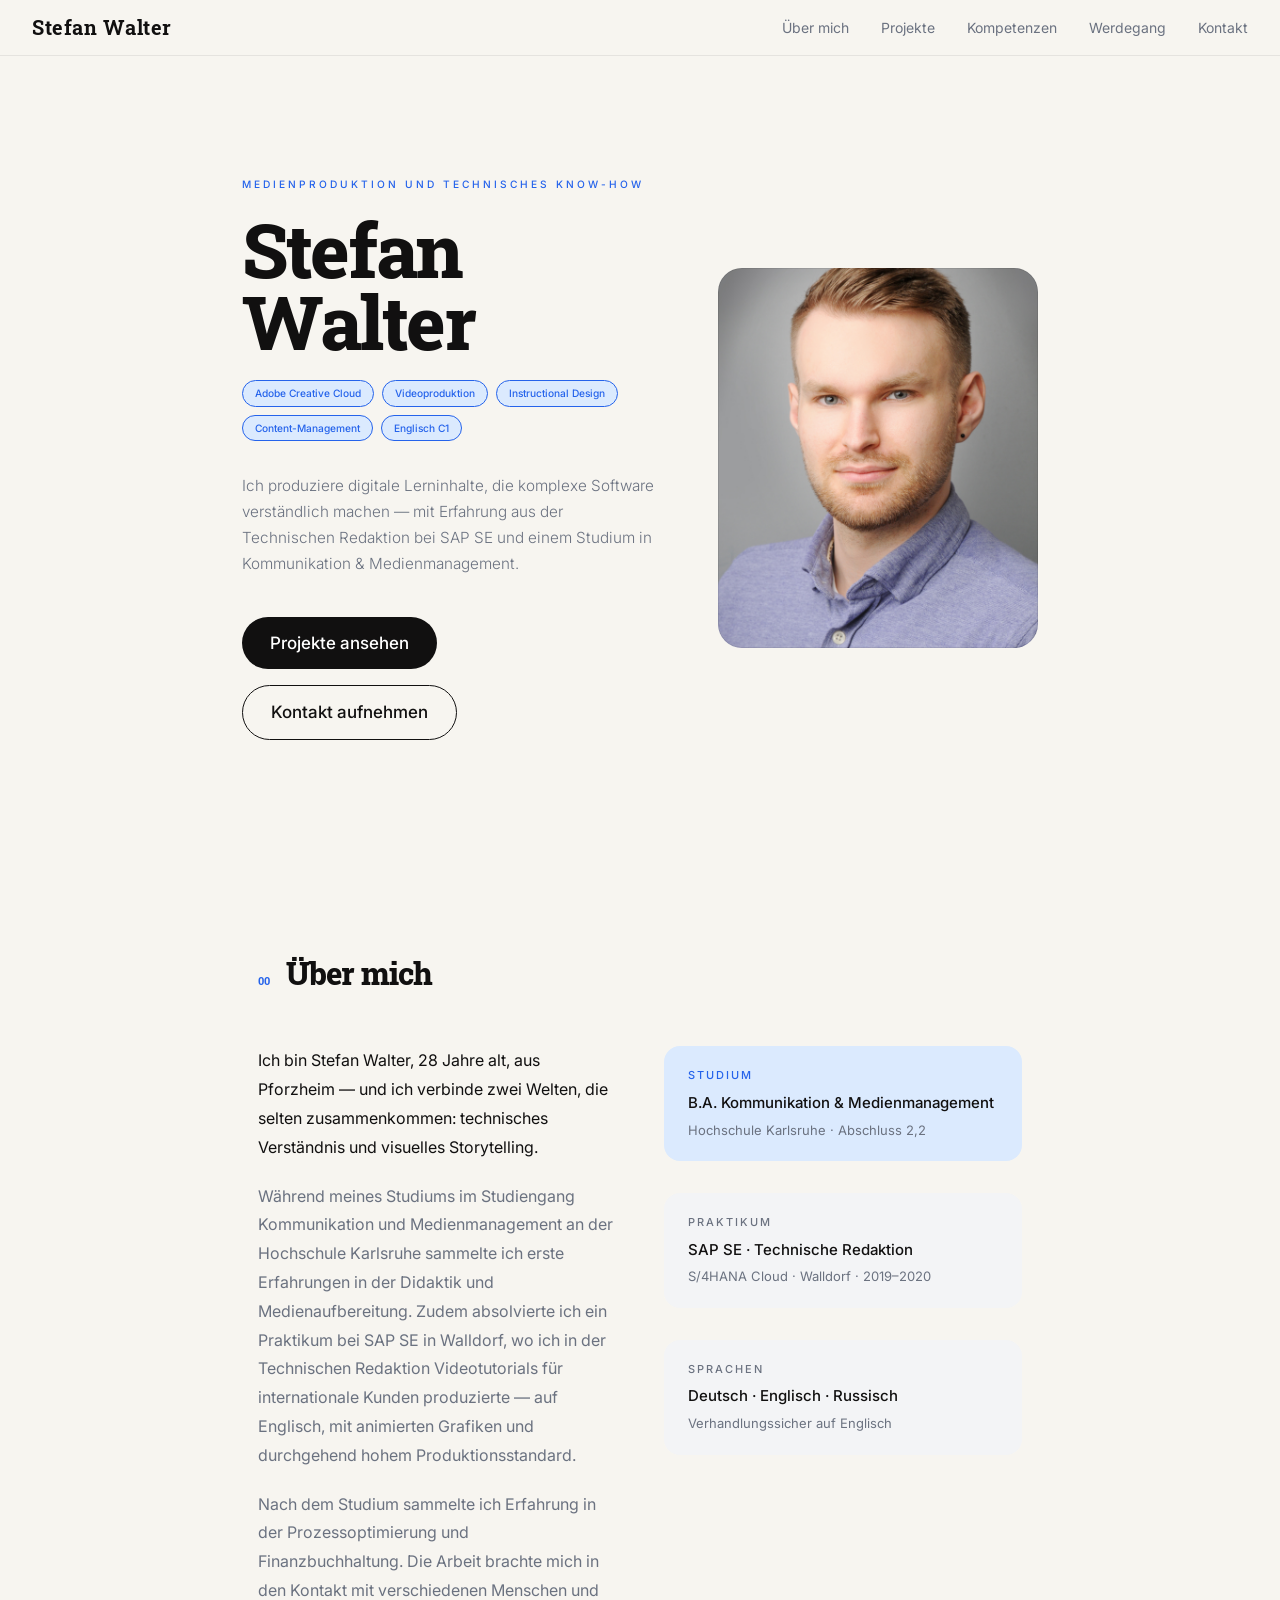
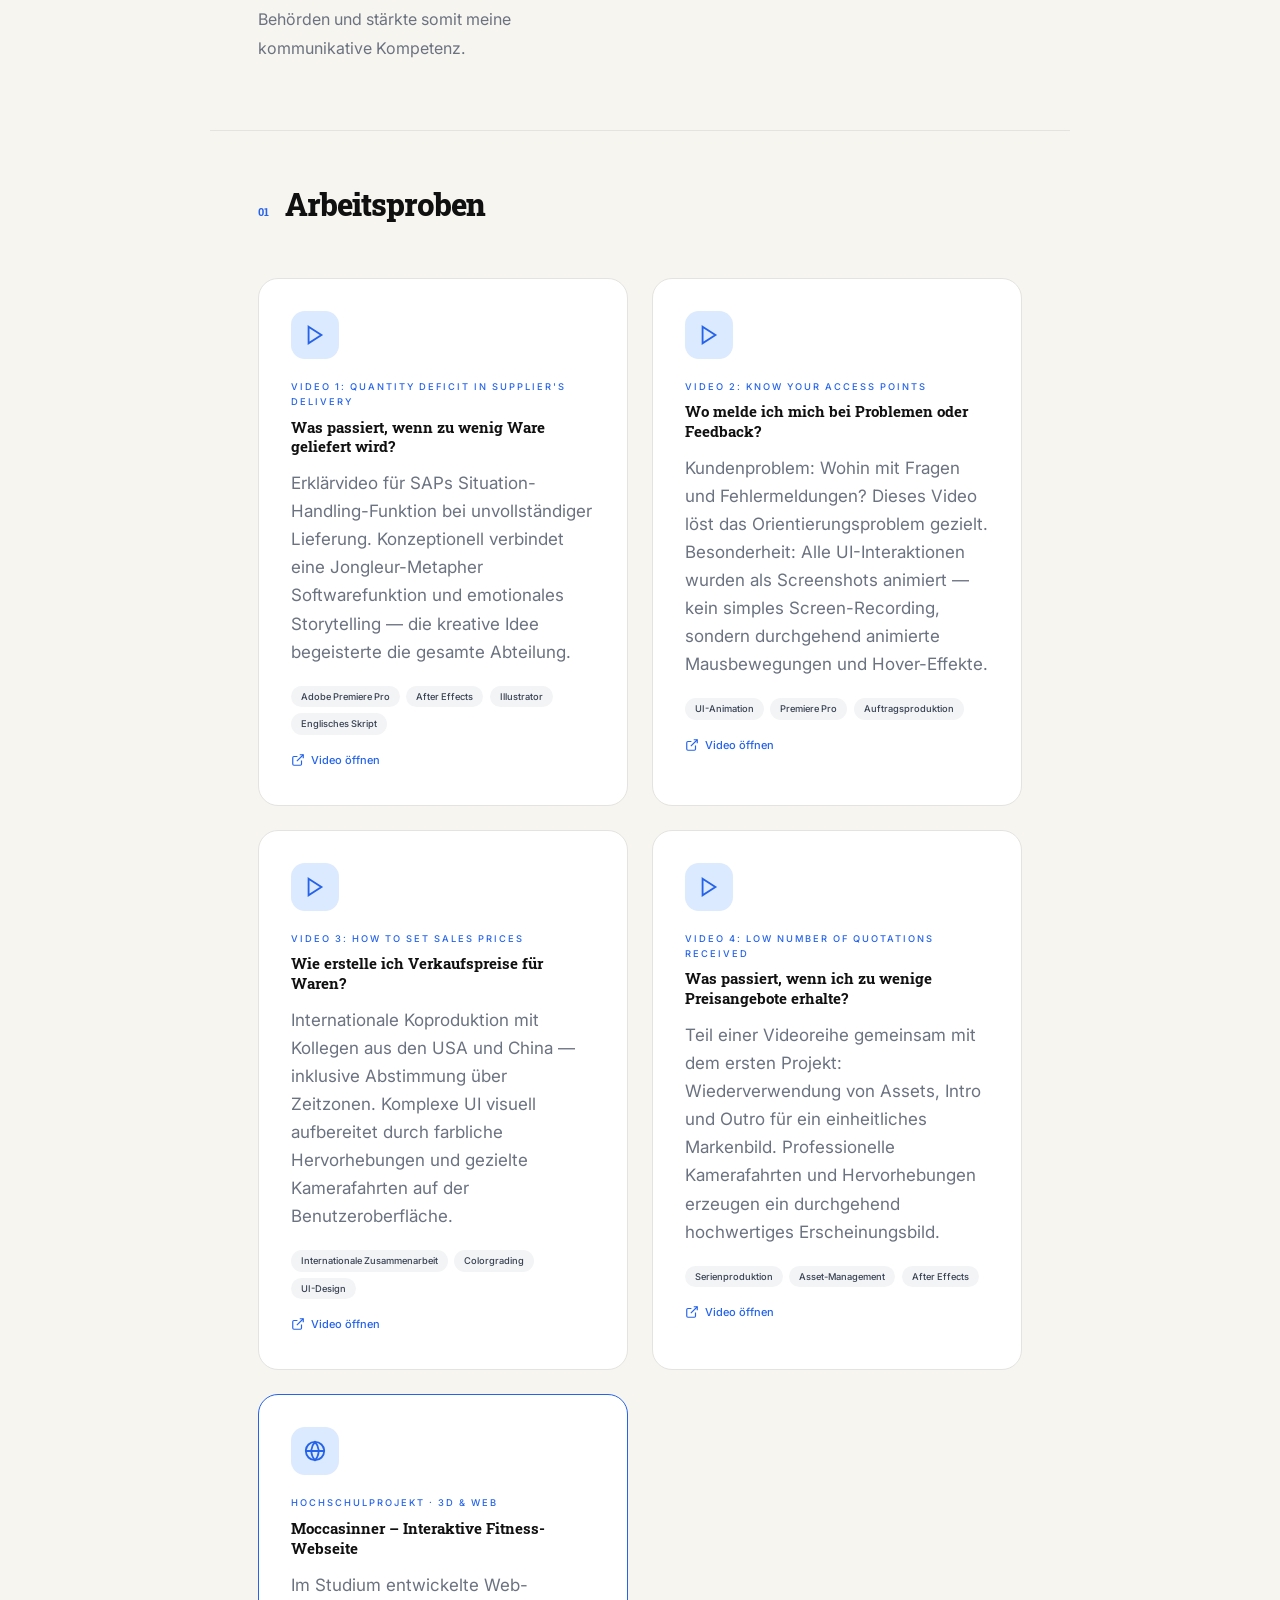
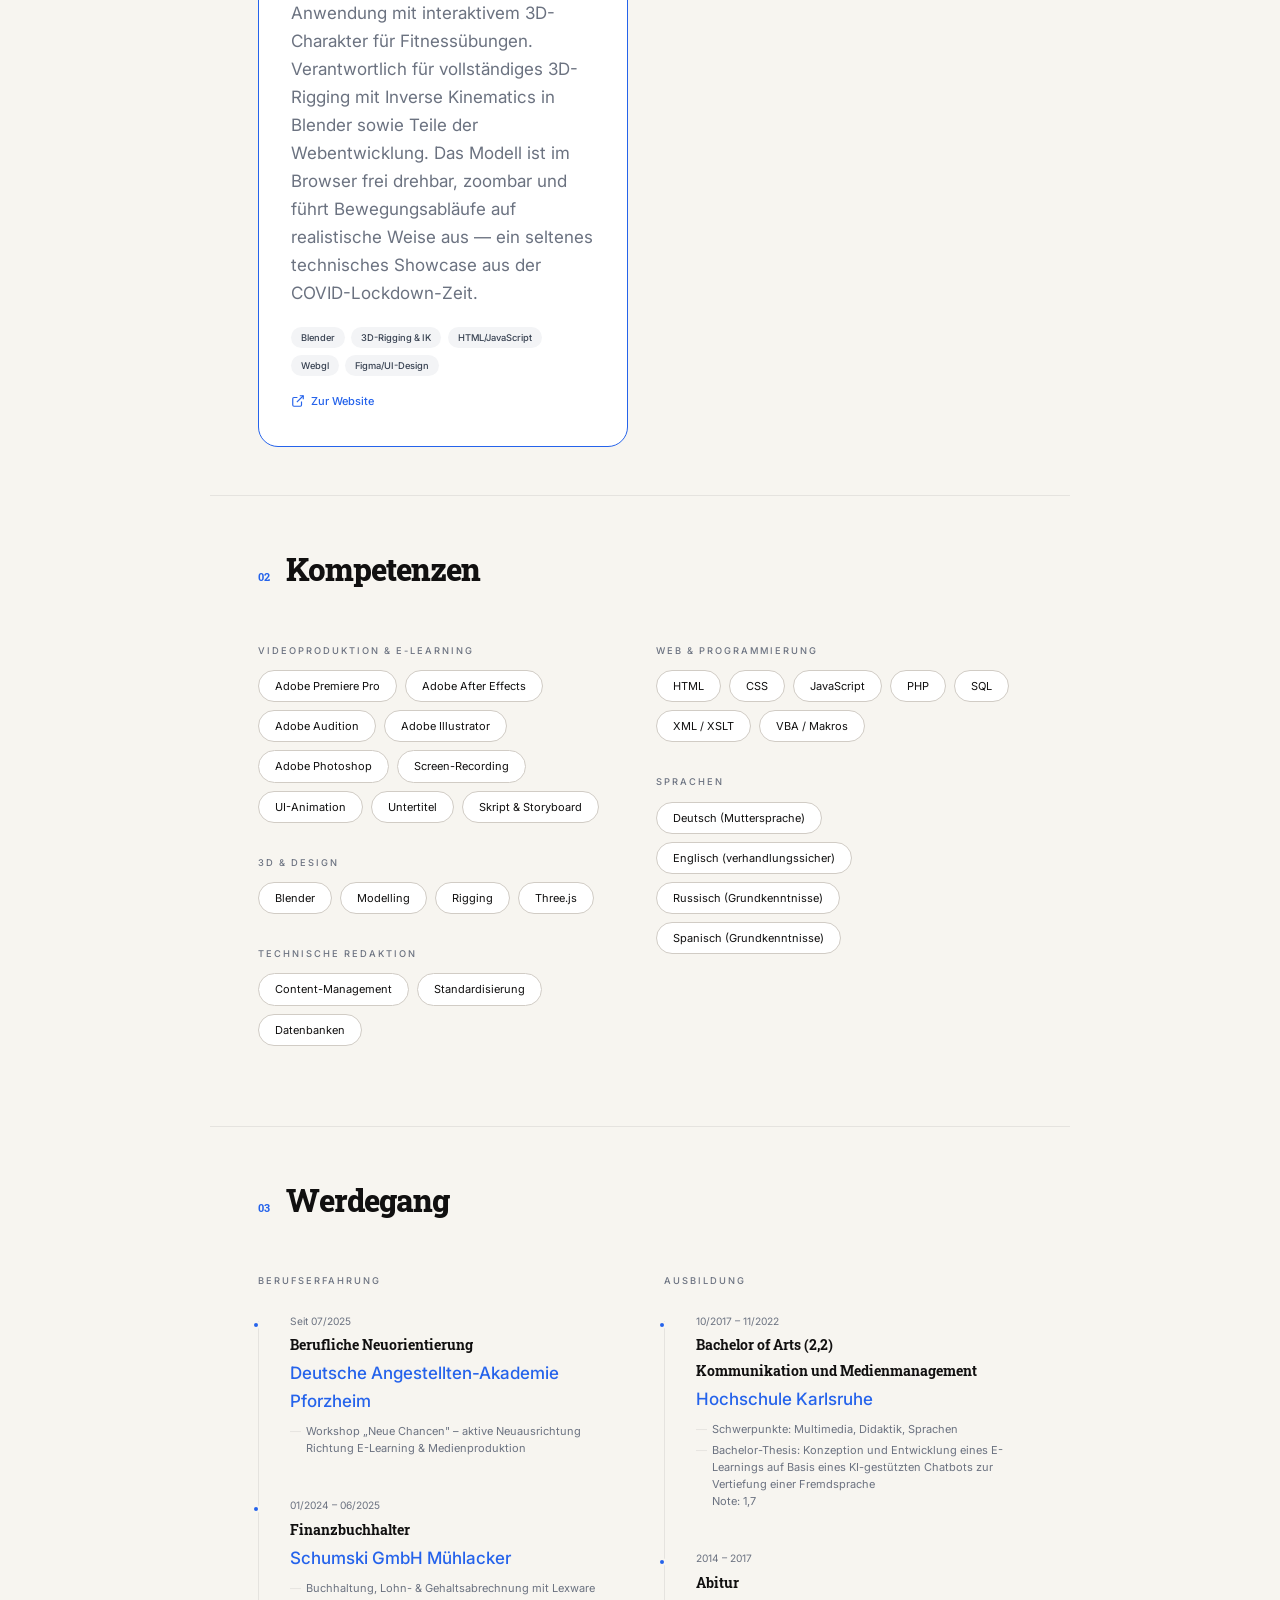
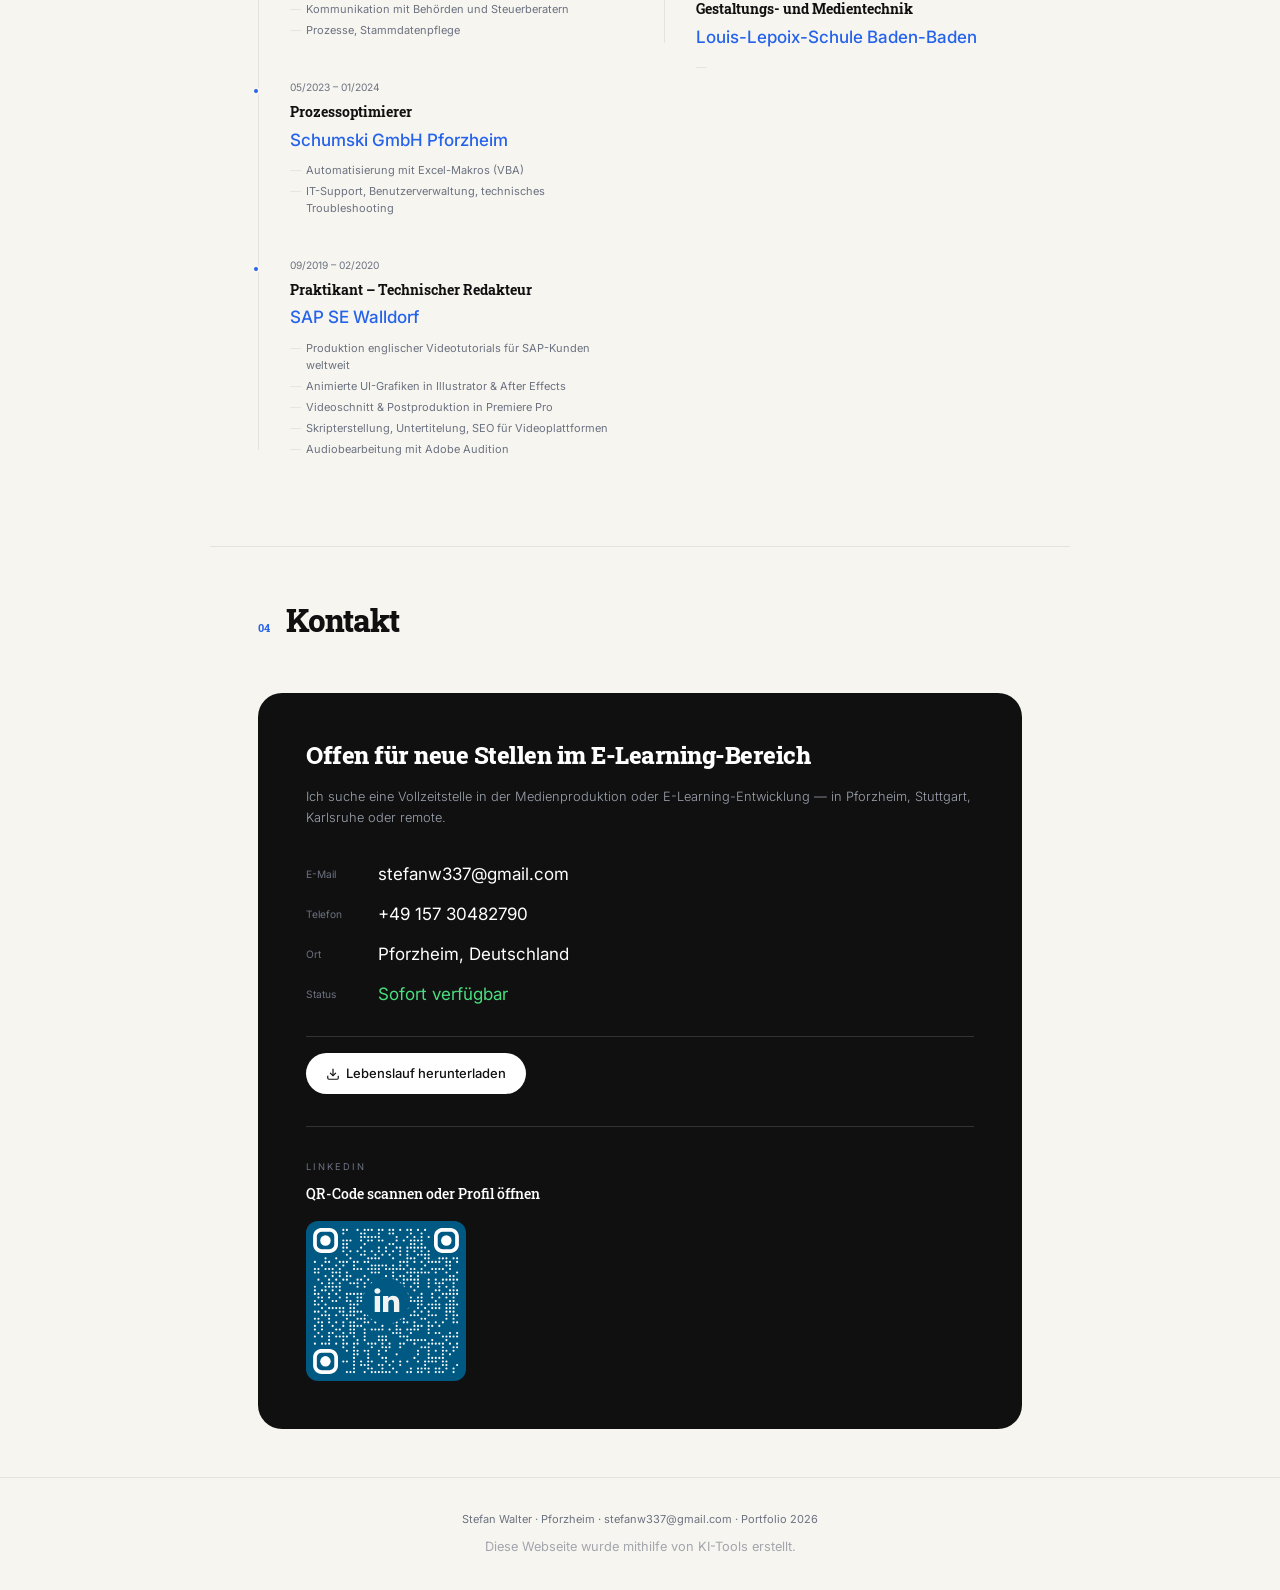
<file: index.html>
<!DOCTYPE html>
<html lang="de">
<head>
<meta charset="UTF-8">
<meta name="viewport" content="width=device-width, initial-scale=1.0">
<title>Stefan Walter Portfolio</title>
<link rel="icon" type="image/svg+xml" href="data:image/svg+xml,<svg xmlns='http://www.w3.org/2000/svg' viewBox='0 0 32 32'><rect width='32' height='32' rx='6' fill='%23111'/><circle cx='16' cy='16' r='8' fill='%232563eb'/></svg>">
<link rel="preconnect" href="https://fonts.googleapis.com">
<link href="https://fonts.googleapis.com/css2?family=Syne:wght@400;500;700;800&family=Inter:wght@300;400;500&display=swap" rel="stylesheet">
<link rel="preconnect" href="https://fonts.googleapis.com">
<link rel="preconnect" href="https://fonts.gstatic.com" crossorigin>
<link href="https://fonts.googleapis.com/css2?family=Roboto+Slab:wght@100..900&display=swap" rel="stylesheet">
<link rel="stylesheet" href="styles.css">
</head>
<body>

<nav>
  <div class="nav-name">Stefan Walter</div>
  <button class="nav-toggle" id="navToggle" aria-label="Navigation toggle">
    <span></span>
    <span></span>
    <span></span>
  </button>
  <ul class="nav-links" id="navLinks">
    <li><a href="#ueber-mich">Über mich</a></li>
    <li><a href="#projekte">Projekte</a></li>
    <li><a href="#kompetenzen">Kompetenzen</a></li>
    <li><a href="#werdegang">Werdegang</a></li>
    <li><a href="#kontakt">Kontakt</a></li>
  </ul>
</nav>

<main>

<!-- HERO -->
<div class="container">
<div class="hero">
  <div class="hero-text">
    <div class="hero-eyebrow">Medienproduktion und Technisches Know-How</div>
    <h1 class="hero-name">Stefan<br>Walter</h1>
    <div class="hero-tags">
      <span class="tag">Adobe Creative Cloud</span>
      <span class="tag">Videoproduktion</span>
      <span class="tag">Instructional Design</span>
      <span class="tag">Content-Management</span>
      <span class="tag">Englisch C1</span>
    </div>
    <p class="hero-sub">Ich produziere digitale Lerninhalte, die komplexe Software verständlich machen — mit Erfahrung aus der Technischen Redaktion bei SAP SE und einem Studium in Kommunikation & Medienmanagement.</p>
    <div class="hero-cta">
      <a href="#projekte" class="btn-primary">Projekte ansehen</a>
      <a href="#kontakt" class="btn-secondary">Kontakt aufnehmen</a>
    </div>
  </div>
  <div class="hero-photo">
    <img src="Stefan_.JPG" alt="Porträt von Stefan Walter">
  </div>
</div>
</div>


<section id="ueber-mich">
  <div class="section-header">
    <span class="section-num">00</span>
    <h2 class="section-title">Über mich</h2>
  </div>
  <div class="cv-grid">
    <div>
      <p class="text-lg">Ich bin Stefan Walter, 28 Jahre alt, aus Pforzheim — und ich verbinde zwei Welten, die selten zusammenkommen: technisches Verständnis und visuelles Storytelling.</p>
      <p class="text-lg text-muted">Während meines Studiums im Studiengang Kommunikation und Medienmanagement an der Hochschule Karlsruhe sammelte ich erste Erfahrungen in der Didaktik und Medienaufbereitung. Zudem absolvierte ich ein Praktikum bei SAP SE in Walldorf, wo ich in der Technischen Redaktion Videotutorials für internationale Kunden produzierte — auf Englisch, mit animierten Grafiken und durchgehend hohem Produktionsstandard.</p>
      <p class="text-lg text-muted">Nach dem Studium sammelte ich Erfahrung in der Prozessoptimierung und Finanzbuchhaltung. Die Arbeit brachte mich in den Kontakt mit verschiedenen Menschen und Behörden und stärkte somit meine kommunikative Kompetenz.</p>
    </div>
    <div class="flex-column">
      <div class="info-box info-box--accent">
        <div class="info-box__label">Studium</div>
        <div class="info-box__title">B.A. Kommunikation & Medienmanagement</div>
        <div class="info-box__sub">Hochschule Karlsruhe · Abschluss 2,2</div>
      </div>
      <div class="info-box info-box--neutral">
        <div class="info-box__label">Praktikum</div>
        <div class="info-box__title">SAP SE · Technische Redaktion</div>
        <div class="info-box__sub">S/4HANA Cloud · Walldorf · 2019–2020</div>
      </div>
      <div class="info-box info-box--neutral">
        <div class="info-box__label">Sprachen</div>
        <div class="info-box__title">Deutsch · Englisch · Russisch</div>
        <div class="info-box__sub">Verhandlungssicher auf Englisch</div>
      </div>
    </div>
  </div>
</section>
<div class="divider"></div>

<!-- PROJEKTE -->
<section id="projekte">
  <div class="section-header">
    <span class="section-num">01</span>
    <h2 class="section-title">Arbeitsproben</h2>
  </div>

  <div class="projects-grid">

    <a class="project-card" href="https://sapvideoa35699dc5.hana.ondemand.com/?entry_id=1_6lkx2xf5" target="_blank" rel="noopener noreferrer">
      <div class="project-icon">
        <svg viewBox="0 0 24 24" fill="none" stroke="#2563eb" stroke-width="2" stroke-linecap="round"><polygon points="5,3 19,12 5,21"/></svg>
      </div>
      <div class="project-type">Video 1: Quantity Deficit in Supplier's Delivery</div>
      <div class="project-title"> Was passiert, wenn zu wenig Ware geliefert wird?</div>
      <p class="project-desc">Erklärvideo für SAPs Situation-Handling-Funktion bei unvollständiger Lieferung. Konzeptionell verbindet eine Jongleur-Metapher Softwarefunktion und emotionales Storytelling — die kreative Idee begeisterte die gesamte Abteilung.</p>
      <div class="project-badges">
        <span class="badge">Adobe Premiere Pro</span>
        <span class="badge">After Effects</span>
        <span class="badge">Illustrator</span>
        <span class="badge">Englisches Skript</span>
      </div>
      <div class="project-link">
        <svg width="14" height="14" viewBox="0 0 24 24" fill="none" stroke="currentColor" stroke-width="2"><path d="M18 13v6a2 2 0 0 1-2 2H5a2 2 0 0 1-2-2V8a2 2 0 0 1 2-2h6"/><polyline points="15,3 21,3 21,9"/><line x1="10" y1="14" x2="21" y2="3"/></svg>
        Video öffnen
      </div>
    </a>

    <a class="project-card" href="https://sapvideoa35699dc5.hana.ondemand.com/?entry_id=1_t5j2ogti" target="_blank" rel="noopener noreferrer">
      <div class="project-icon">
        <svg viewBox="0 0 24 24" fill="none" stroke="#2563eb" stroke-width="2" stroke-linecap="round"><polygon points="5,3 19,12 5,21"/></svg>
      </div>
      <div class="project-type">Video 2: Know Your Access Points</div>
      <div class="project-title">Wo melde ich mich bei Problemen oder Feedback?</div>
      <p class="project-desc">Kundenproblem: Wohin mit Fragen und Fehlermeldungen? Dieses Video löst das Orientierungsproblem gezielt. Besonderheit: Alle UI-Interaktionen wurden als Screenshots animiert — kein simples Screen-Recording, sondern durchgehend animierte Mausbewegungen und Hover-Effekte.</p>
      <div class="project-badges">
        <span class="badge">UI-Animation</span>
        <span class="badge">Premiere Pro</span>
        <span class="badge">Auftragsproduktion</span>
      </div>
      <div class="project-link">
        <svg width="14" height="14" viewBox="0 0 24 24" fill="none" stroke="currentColor" stroke-width="2"><path d="M18 13v6a2 2 0 0 1-2 2H5a2 2 0 0 1-2-2V8a2 2 0 0 1 2-2h6"/><polyline points="15,3 21,3 21,9"/><line x1="10" y1="14" x2="21" y2="3"/></svg>
        Video öffnen
      </div>
    </a>

    <a class="project-card" href="https://sapvideoa35699dc5.hana.ondemand.com/?entry_id=1_t6ssh8dl" target="_blank" rel="noopener noreferrer">
      <div class="project-icon">
        <svg viewBox="0 0 24 24" fill="none" stroke="#2563eb" stroke-width="2" stroke-linecap="round"><polygon points="5,3 19,12 5,21"/></svg>
      </div>
      <div class="project-type">Video 3: How to Set Sales Prices</div>
      <div class="project-title">Wie erstelle ich Verkaufspreise für Waren? </div>
      <p class="project-desc">Internationale Koproduktion mit Kollegen aus den USA und China — inklusive Abstimmung über Zeitzonen. Komplexe UI visuell aufbereitet durch farbliche Hervorhebungen und gezielte Kamerafahrten auf der Benutzeroberfläche.</p>
      <div class="project-badges">
        <span class="badge">Internationale Zusammenarbeit</span>
        <span class="badge">Colorgrading</span>
        <span class="badge">UI-Design</span>
      </div>
      <div class="project-link">
        <svg width="14" height="14" viewBox="0 0 24 24" fill="none" stroke="currentColor" stroke-width="2"><path d="M18 13v6a2 2 0 0 1-2 2H5a2 2 0 0 1-2-2V8a2 2 0 0 1 2-2h6"/><polyline points="15,3 21,3 21,9"/><line x1="10" y1="14" x2="21" y2="3"/></svg>
        Video öffnen
      </div>
    </a>

    <a class="project-card" href="https://sapvideoa35699dc5.hana.ondemand.com/?entry_id=0_01muxt21" target="_blank" rel="noopener noreferrer">
      <div class="project-icon">
        <svg viewBox="0 0 24 24" fill="none" stroke="#2563eb" stroke-width="2" stroke-linecap="round"><polygon points="5,3 19,12 5,21"/></svg>
      </div>
      <div class="project-type">Video 4: Low Number of Quotations Received</div>
      <div class="project-title">Was passiert, wenn ich zu wenige Preisangebote erhalte? </div>
      <p class="project-desc">Teil einer Videoreihe gemeinsam mit dem ersten Projekt: Wiederverwendung von Assets, Intro und Outro für ein einheitliches Markenbild. Professionelle Kamerafahrten und Hervorhebungen erzeugen ein durchgehend hochwertiges Erscheinungsbild.</p>
      <div class="project-badges">
        <span class="badge">Serienproduktion</span>
        <span class="badge">Asset-Management</span>
        <span class="badge">After Effects</span>
      </div>
      <div class="project-link">
        <svg width="14" height="14" viewBox="0 0 24 24" fill="none" stroke="currentColor" stroke-width="2"><path d="M18 13v6a2 2 0 0 1-2 2H5a2 2 0 0 1-2-2V8a2 2 0 0 1 2-2h6"/><polyline points="15,3 21,3 21,9"/><line x1="10" y1="14" x2="21" y2="3"/></svg>
        Video öffnen
      </div>
    </a>

    <!-- Bonus project -->
    <a class="project-card bonus-project-card" href="https://desaforo.github.io/Moccasinner/Website/" target="_blank" rel="noopener noreferrer">
      <div class="project-icon">
        <svg viewBox="0 0 24 24" fill="none" stroke="#2563eb" stroke-width="2" stroke-linecap="round"><circle cx="12" cy="12" r="10"/><path d="M2 12h20"/><path d="M12 2a15.3 15.3 0 0 1 4 10 15.3 15.3 0 0 1-4 10 15.3 15.3 0 0 1-4-10 15.3 15.3 0 0 1 4-10z"/></svg>
      </div>
      <div class="project-type">Hochschulprojekt · 3D & Web</div>
      <div class="project-title">Moccasinner – Interaktive Fitness-Webseite</div>
      <p class="project-desc">Im Studium entwickelte Web-Anwendung mit interaktivem 3D-Charakter für Fitnessübungen. Verantwortlich für vollständiges 3D-Rigging mit Inverse Kinematics in Blender sowie Teile der Webentwicklung. Das Modell ist im Browser frei drehbar, zoombar und führt Bewegungsabläufe auf realistische Weise aus — ein seltenes technisches Showcase aus der COVID-Lockdown-Zeit.</p>
      <div class="project-badges">
        <span class="badge">Blender</span>
        <span class="badge">3D-Rigging & IK</span>
        <span class="badge">HTML/JavaScript</span>
        <span class="badge">Webgl</span>
        <span class="badge">Figma/UI-Design</span>
      </div>
      <div class="project-link">
        <svg width="14" height="14" viewBox="0 0 24 24" fill="none" stroke="currentColor" stroke-width="2"><path d="M18 13v6a2 2 0 0 1-2 2H5a2 2 0 0 1-2-2V8a2 2 0 0 1 2-2h6"/><polyline points="15,3 21,3 21,9"/><line x1="10" y1="14" x2="21" y2="3"/></svg>
        Zur Website
      </div>
    </a>

  </div>

</section>

<div class="divider"></div>

<!-- KOMPETENZEN -->
<section id="kompetenzen">
  <div class="section-header">
    <span class="section-num">02</span>
    <h2 class="section-title">Kompetenzen</h2>
  </div>

  <div class="skills-layout">
    <div>
      <div class="skill-group">
        <div class="skill-group-label">Videoproduktion & E-Learning</div>
        <div class="skill-list">
          <span class="skill-pill">Adobe Premiere Pro</span>
          <span class="skill-pill">Adobe After Effects</span>
          <span class="skill-pill">Adobe Audition</span>
          <span class="skill-pill">Adobe Illustrator</span>
          <span class="skill-pill">Adobe Photoshop</span>
          <span class="skill-pill">Screen-Recording</span>
          <span class="skill-pill">UI-Animation</span>
          <span class="skill-pill">Untertitel</span>
          <span class="skill-pill">Skript & Storyboard</span>
        </div>
      </div>
      <div class="skill-group">
        <div class="skill-group-label">3D & Design</div>
        <div class="skill-list">
          <span class="skill-pill">Blender</span>
          <span class="skill-pill">Modelling</span>
          <span class="skill-pill">Rigging</span>          
          <span class="skill-pill">Three.js</span>
        </div>
      </div>
      <div class="skill-group">
        <div class="skill-group-label">Technische Redaktion</div>
        <div class="skill-list">
          <span class="skill-pill">Content-Management</span>
          <span class="skill-pill">Standardisierung</span>
          <span class="skill-pill">Datenbanken</span>
        </div>
      </div>
    </div>
    <div>
      <div class="skill-group">
        <div class="skill-group-label">Web & Programmierung</div>
        <div class="skill-list">
          <span class="skill-pill">HTML</span>
          <span class="skill-pill">CSS</span>
          <span class="skill-pill">JavaScript</span>
          <span class="skill-pill">PHP</span>
          <span class="skill-pill">SQL</span>
          <span class="skill-pill">XML / XSLT</span>
          <span class="skill-pill">VBA / Makros</span>
        </div>
      </div>
      <div class="skill-group">
        <div class="skill-group-label">Sprachen</div>
        <div class="skill-list">
          <span class="skill-pill">Deutsch (Muttersprache)</span>
          <span class="skill-pill">Englisch (verhandlungssicher)</span>
          <span class="skill-pill">Russisch (Grundkenntnisse)</span>
          <span class="skill-pill">Spanisch (Grundkenntnisse)</span>
        </div>
      </div>
    </div>
  </div>
</section>

<div class="divider"></div>

<!-- WERDEGANG -->
<section id="werdegang">
  <div class="section-header">
    <span class="section-num">03</span>
    <h2 class="section-title">Werdegang</h2>
  </div>

  <div class="cv-grid">
    <div>
      <div class="section-subheading">Berufserfahrung</div>
      <div class="cv-timeline">

        <div class="cv-item">
          <div class="cv-period">Seit 07/2025</div>
          <div class="cv-role">Berufliche Neuorientierung</div>
          <div class="cv-org">Deutsche Angestellten-Akademie Pforzheim</div>
          <ul class="cv-bullets">
            <li>Workshop „Neue Chancen" – aktive Neuausrichtung Richtung E-Learning & Medienproduktion</li>
          </ul>
        </div>

        <div class="cv-item">
          <div class="cv-period">01/2024 – 06/2025</div>
          <div class="cv-role">Finanzbuchhalter</div>
          <div class="cv-org">Schumski GmbH Mühlacker</div>
          <ul class="cv-bullets">
            <li>Buchhaltung, Lohn- & Gehaltsabrechnung mit Lexware</li>
            <li>Kommunikation mit Behörden und Steuerberatern</li>
            <li>Prozesse, Stammdatenpflege</li>
          </ul>
        </div>

        <div class="cv-item">
          <div class="cv-period">05/2023 – 01/2024</div>
          <div class="cv-role">Prozessoptimierer</div>
          <div class="cv-org">Schumski GmbH Pforzheim</div>
          <ul class="cv-bullets">
            <li>Automatisierung mit Excel-Makros (VBA)</li>
            <li>IT-Support, Benutzerverwaltung, technisches Troubleshooting</li>
          </ul>
        </div>

        <div class="cv-item">
          <div class="cv-period">09/2019 – 02/2020</div>
          <div class="cv-role">Praktikant – Technischer Redakteur</div>
          <div class="cv-org">SAP SE Walldorf</div>
          <ul class="cv-bullets">
            <li>Produktion englischer Videotutorials für SAP-Kunden weltweit</li>
            <li>Animierte UI-Grafiken in Illustrator & After Effects</li>
            <li>Videoschnitt & Postproduktion in Premiere Pro</li>
            <li>Skripterstellung, Untertitelung, SEO für Videoplattformen</li>
            <li>Audiobearbeitung mit Adobe Audition</li>
          </ul>
        </div>

      </div>
    </div>

    <div>
      <div class="section-subheading">Ausbildung</div>
      <div class="cv-timeline">

        <div class="cv-item">
          <div class="cv-period">10/2017 – 11/2022</div>
          <div class="cv-role">Bachelor of Arts (2,2)</div>
          <div class="cv-role">Kommunikation und Medienmanagement</div>
          <div class="cv-org">Hochschule Karlsruhe</div>
          <ul class="cv-bullets">
            <li>Schwerpunkte: Multimedia, Didaktik, Sprachen</li>
            <li>Bachelor-Thesis: Konzeption und Entwicklung eines E-Learnings auf Basis eines KI-gestützten Chatbots zur Vertiefung einer Fremdsprache <br> Note: 1,7 </li>
          </ul>
        </div>

        <div class="cv-item">
          <div class="cv-period">2014 – 2017</div>
          <div class="cv-role">Abitur</div>
          <div class="cv-role">Gestaltungs- und Medientechnik</div>
          <div class="cv-org">Louis-Lepoix-Schule Baden-Baden</div>
          <ul class="cv-bullets">
            <li></li>
          </ul>
        </div>

      </div>
    </div>
  </div>
</section>

<div class="divider"></div>

<!-- KONTAKT -->
<section id="kontakt">
  <div class="section-header">
    <span class="section-num">04</span>
    <h2 class="section-title">Kontakt</h2>
  </div>

  <div class="contact-grid">
    <div class="contact-card">
      <h3>Offen für neue Stellen im E-Learning-Bereich</h3>
      <p>Ich suche eine Vollzeitstelle in der Medienproduktion oder E-Learning-Entwicklung — in Pforzheim, Stuttgart, Karlsruhe oder remote.</p>
      <div class="contact-detail">
        <div class="contact-row">
          <span class="contact-row-label">E-Mail</span>
          <span class="contact-row-val">stefanw337@gmail.com</span>
        </div>
        <div class="contact-row">
          <span class="contact-row-label">Telefon</span>
          <span class="contact-row-val">+49 157 30482790</span>
        </div>
        <div class="contact-row">
          <span class="contact-row-label">Ort</span>
          <span class="contact-row-val">Pforzheim, Deutschland</span>
        </div>
        <div class="contact-row">
          <span class="contact-row-label">Status</span>
          <span class="contact-row-val status-available">Sofort verfügbar</span>
        </div>

        <div class="contact-row contact-row--divider">
          <a href="https://stefanw337.github.io/my-portfolio/Walter_Stefan_Lebenslauf-2025v6.pdf" download class="download-btn">
            <svg width="14" height="14" viewBox="0 0 24 24" fill="none" stroke="currentColor" stroke-width="2"><path d="M21 15v4a2 2 0 0 1-2 2H5a2 2 0 0 1-2-2v-4"/><polyline points="7,10 12,15 17,10"/><line x1="12" y1="15" x2="12" y2="3"/></svg>
            Lebenslauf herunterladen
          </a>
        </div>
      </div>

      <div class="contact-qr">
        <div class="info-label">LinkedIn</div>
        <div class="qr-description">QR-Code scannen oder Profil öffnen</div>
        <a href="https://www.linkedin.com/in/stefan-walter-aaa853203/" target="_blank" rel="noopener noreferrer">
          <img src="qr-code.svg" alt="LinkedIn QR-Code">
        </a>
      </div>
    </div>
  </div>
</section>

<footer>
  Stefan Walter · Pforzheim · stefanw337@gmail.com · Portfolio 2026
  <p style="margin-top: 0.5rem; font-size: 0.8rem; opacity: 0.6;">Diese Webseite wurde mithilfe von KI-Tools erstellt.</p>
</footer>

</main>

<script>
  const navToggle = document.getElementById('navToggle');
  const navLinks = document.getElementById('navLinks');

  navToggle.addEventListener('click', () => {
    navLinks.classList.toggle('active');
    navToggle.classList.toggle('active');
  });

  // Close menu when link is clicked
  document.querySelectorAll('.nav-links a').forEach(link => {
    link.addEventListener('click', () => {
      navLinks.classList.remove('active');
      navToggle.classList.remove('active');
    });
  });
</script>

</body>
</html>
</file>
<file: styles.css>
*, *::before, *::after { box-sizing: border-box; margin: 0; padding: 0; }

:root {
  --bg: #f7f5f0;
  --black: #111010;
  --white: #ffffff;
  --accent: #2563eb;
  --accent-light: #dbeafe;
  --gray: #6b7280;
  --border: #e5e3df;
  --card: #ffffff;
}

html { scroll-behavior: smooth; }

body {
  font-family: 'Inter', sans-serif;
  background: var(--bg);
  color: var(--black);
  font-size: 14px;
  line-height: 1.65;
}

/* NAV */
nav {
  position: fixed; top: 0; left: 0; right: 0;
  z-index: 100;
  background: rgba(247,245,240,0.92);
  backdrop-filter: blur(12px);
  border-bottom: 1px solid var(--border);
  padding: 0 2rem;
  height: 56px;
  display: flex;
  align-items: center;
  justify-content: space-between;
}

.nav-name {

  font-family: 'Roboto Slab', sans-serif;
  font-weight: 700;
  font-size: 20px;
  letter-spacing: 0.5px;
}

.nav-toggle {
  display: none;
  flex-direction: column;
  background: none;
  border: none;
  cursor: pointer;
  padding: 0;
  gap: 5px;
}

.nav-toggle span {
  width: 25px;
  height: 2px;
  background: var(--black);
  border-radius: 2px;
  transition: all 0.3s ease;
}

.nav-toggle.active span:nth-child(1) {
  transform: rotate(45deg) translate(8px, 8px);
}

.nav-toggle.active span:nth-child(2) {
  opacity: 0;
}

.nav-toggle.active span:nth-child(3) {
  transform: rotate(-45deg) translate(8px, -8px);
}

.nav-links {
  display: flex;
  gap: 2rem;
  list-style: none;
}

.nav-links a {
  font-size: 14px;
  color: var(--gray);
  text-decoration: none;
  font-weight: 400;
  transition: color 0.2s;
}
.nav-links a:hover,
.nav-links a:focus-visible,
.btn-primary:focus-visible,
.btn-secondary:focus-visible,
.download-btn:focus-visible {
  outline: 3px solid rgba(37, 99, 235, 0.45);
  outline-offset: 3px;
}

.nav-links a:hover { color: var(--black); }

/* HERO */
.hero {
  min-height: 100vh;
  display: flex;
  align-items: center;
  padding: 80px 2rem 4rem;
  max-width: 860px;
  margin: 0 auto;
  gap: 4rem;
}

.hero-text { flex: 1; }

.hero-eyebrow {
  font-size: 10.2px;
  letter-spacing: 3px;
  text-transform: uppercase;
  color: var(--accent);
  font-weight: 500;
  margin-bottom: 1.25rem;
}

.hero-name {

  font-family: 'Roboto Slab', sans-serif;
  font-size: clamp(44px, 6.8vw, 75px);
  font-weight: 800;
  line-height: 0.95;
  color: var(--black);
  margin-bottom: 1.5rem;
  letter-spacing: -2px;
}

.hero-sub {
  font-size: 15.3px;
  color: var(--gray);
  font-weight: 300;
  max-width: 520px;
  line-height: 1.7;
  margin-bottom: 2.5rem;
}

.hero-cta {
  display: flex;
  gap: 1rem;
  flex-wrap: wrap;
}

.btn-primary {
  background: var(--black);
  color: #fff;
  padding: 0.75rem 1.75rem;
  border-radius: 100px;
  font-size: 17.0px;
  font-weight: 500;
  text-decoration: none;
  transition: background 0.2s, transform 0.15s;
  display: inline-block;
}
.btn-primary:hover { background: #2a2a2a; transform: translateY(-1px); }

.btn-secondary {
  background: transparent;
  color: var(--black);
  padding: 0.75rem 1.75rem;
  border-radius: 100px;
  font-size: 17.0px;
  font-weight: 500;
  text-decoration: none;
  border: 1.5px solid var(--black);
  transition: background 0.2s;
  display: inline-block;
}
.btn-secondary:hover { background: var(--black); color: #fff; }

.hero-photo {
  flex-shrink: 0;
  width: 320px;
  height: 380px;
  border-radius: 24px;
  overflow: hidden;
  position: relative;
}

.hero-photo img {
  width: 100%;
  height: 100%;
  object-fit: cover;
  object-position: center 40%;
}

.hero-photo::after {
  content: '';
  position: absolute;
  inset: 0;
  border-radius: 24px;
  border: 1px solid rgba(0,0,0,0.08);
}

.hero-tags {
  display: flex;
  gap: 0.5rem;
  flex-wrap: wrap;
  margin-bottom: 2rem;
}

.tag {
  background: var(--accent-light);
  color: var(--accent);
  font-size: 10.2px;
  font-weight: 500;
  padding: 4px 12px;
  border-radius: 100px;
  border: 1.5px solid var(--accent);
}

/* UTILITIES */
.container {
  max-width: 860px;
  margin: 0 auto;
}

.section-subheading {
  font-size: 9.3px;
  letter-spacing: 2px;
  text-transform: uppercase;
  color: var(--gray);
  font-weight: 500;
  margin-bottom: 1.5rem;
}

.text-lg {
  font-size: 16px;
  line-height: 1.8;
  margin-bottom: 1.25rem;
}

.text-lg.text-muted { color: var(--gray); }

.flex-column {
  display: flex;
  flex-direction: column;
  gap: 1rem;
}

.flex-row {
  display: flex;
  gap: 1.5rem;
  align-items: flex-start;
}

.flex-shrink-0 {
  flex-shrink: 0;
}

/* SECTIONS */
section {
  max-width: 860px;
  margin: 0 auto;
  padding: 3rem 3rem;
}

.section-header {
  display: flex;
  align-items: baseline;
  gap: 1rem;
  margin-bottom: 3rem;
}

.section-num {
  font-family: 'Roboto Slab', sans-serif;
  font-size: 11.0px;
  color: var(--accent);
  font-weight: 700;
}

.section-title {

  font-family: 'Roboto Slab', sans-serif;
  font-size: 30.6px;
  font-weight: 800;
  letter-spacing: -1px;
}

.divider {
  height: 1px;
  background: var(--border);
  max-width: 860px;
  margin: 0 auto;
}

/* PROJECTS */
.projects-grid {
  display: grid;
  grid-template-columns: repeat(auto-fit, minmax(280px, 1fr));
  gap: 1.5rem;
}

.project-card {
  background: var(--card);
  border: 1px solid var(--border);
  border-radius: 20px;
  padding: 2rem;
  transition: transform 0.2s, box-shadow 0.2s;
  text-decoration: none;
  color: inherit;
  display: block;
}

.project-card:hover {
  transform: translateY(-4px);
  box-shadow: 0 20px 40px rgba(0,0,0,0.08);
}

.project-icon {
  width: 48px;
  height: 48px;
  border-radius: 14px;
  background: var(--accent-light);
  display: flex;
  align-items: center;
  justify-content: center;
  margin-bottom: 1.25rem;
}

.project-icon svg { width: 22px; height: 22px; }

.project-type {
  font-size: 9.3px;
  letter-spacing: 2px;
  text-transform: uppercase;
  color: var(--accent);
  font-weight: 500;
  margin-bottom: 0.5rem;
}

.project-title {

  font-family: 'Roboto Slab', sans-serif;
  font-size: 15.3px;
  font-weight: 700;
  margin-bottom: 0.75rem;
  line-height: 1.3;
}

.project-desc {
  font-size: 17.0px;
  color: var(--gray);
  line-height: 1.65;
  margin-bottom: 1.25rem;
}

.project-badges {
  display: flex;
  gap: 0.4rem;
  flex-wrap: wrap;
}

.badge {
  background: #f3f4f6;
  color: #374151;
  font-size: 9.3px;
  padding: 3px 10px;
  border-radius: 100px;
  font-weight: 500;
}

.project-link {
  display: inline-flex;
  align-items: center;
  gap: 6px;
  font-size: 11.0px;
  font-weight: 500;
  color: var(--accent);
  margin-top: 1rem;
}

/* SKILLS */
.skills-layout {
  display: grid;
  grid-template-columns: repeat(auto-fit, minmax(260px, 1fr));
  gap: 2rem;
}

.skill-group { margin-bottom: 2rem; }

.skill-group-label {
  font-size: 9.3px;
  letter-spacing: 2px;
  text-transform: uppercase;
  color: var(--gray);
  font-weight: 500;
  margin-bottom: 0.75rem;
}

.skill-list {
  display: flex;
  flex-wrap: wrap;
  gap: 0.5rem;
}

.skill-pill {
  background: var(--white);
  border: 1.5px solid #d1ccc5;
  border-radius: 100px;
  padding: 6px 16px;
  font-size: 11.0px;
  font-weight: 400;
}

/* CV */
.cv-timeline {
  position: relative;
  padding-left: 2rem;
}

.cv-timeline::before {
  content: '';
  position: absolute;
  left: 0;
  top: 8px;
  bottom: 8px;
  width: 1px;
  background: var(--border);
}

.cv-item {
  position: relative;
  margin-bottom: 2.5rem;
}

.cv-item::before {
  content: '';
  position: absolute;
  left: -2.4rem;
  top: 8px;
  width: 8px;
  height: 8px;
  border-radius: 50%;
  background: var(--accent);
  border: 2px solid var(--bg);
}

.cv-period {
  font-size: 10.2px;
  color: var(--gray);
  font-weight: 400;
  margin-bottom: 4px;
}

.cv-role {

  font-family: 'Roboto Slab', sans-serif;
  font-size: 14.4px;
  font-weight: 700;
  margin-bottom: 2px;
}

.cv-org {
  font-size: 17.0px;
  color: var(--accent);
  font-weight: 500;
  margin-bottom: 0.5rem;
}

.cv-bullets {
  list-style: none;
  padding: 0;
}

.cv-bullets li {
  font-size: 11.0px;
  color: var(--gray);
  padding-left: 1rem;
  position: relative;
  margin-bottom: 4px;
  line-height: 1.55;
}
.cv-bullets li::before {
  content: '—';
  position: absolute;
  left: 0;
  color: var(--border);
}

.cv-grid {
  display: grid;
  grid-template-columns: repeat(auto-fit, minmax(300px, 1fr));
  gap: 3rem;
}

/* CONTACT */
.contact-grid {
  display: grid;
  grid-template-columns: repeat(auto-fit, minmax(280px, 1fr));
  gap: 2rem;
  align-items: start;
}

.contact-card {
  background: var(--black);
  border-radius: 24px;
  padding: 3rem;
  color: #fff;
}

.contact-card h3 {

  font-family: 'Roboto Slab', sans-serif;
  font-size: 23.8px;
  font-weight: 800;
  letter-spacing: -0.5px;
  margin-bottom: 1rem;
  line-height: 1.2;
}

.contact-card p {
  font-size: 12.8px;
  color: #9ca3af;
  margin-bottom: 2rem;
  font-weight: 300;
}

.contact-detail {
  display: flex;
  flex-direction: column;
  gap: 0.75rem;
}

.contact-row {
  display: flex;
  align-items: center;
  gap: 0.75rem;
  font-size: 17.0px;
}

.contact-row--divider {
  margin-top: 1rem;
  padding-top: 1rem;
  border-top: 1px solid #333;
  flex-wrap: wrap;
}

.contact-row-label { color: #6b7280; font-size: 10.2px; min-width: 60px; }
.contact-row-val { color: #fff; font-weight: 400; }

.contact-qr {
  margin-top: 2rem;
  padding-top: 2rem;
  border-top: 1px solid #333;
  text-align: left;
}

.contact-qr img {
  max-width: 160px;
  width: 160px;
  height: 160px;
  display: block;
  margin: 1rem 0 0 0;
  object-fit: contain;
  border-radius: 12px;
}

.qr-description {
  font-family: 'Roboto Slab', sans-serif;
  font-size: 14px;
  font-weight: 500;
  color: #fff;
  margin-bottom: 0.5rem;
}

.info-label {
  font-size: 9.3px;
  letter-spacing: 2px;
  text-transform: uppercase;
  color: var(--gray);
  margin-bottom: 0.5rem;
}

.info-value {

  font-family: 'Roboto Slab', sans-serif;
  font-size: 17.0px;
  font-weight: 700;
}

.info-sub {
  font-size: 11.0px;
  color: var(--gray);
}

/* INFO BOXES */
.info-box {
  border-radius: 16px;
  padding: 1.25rem 1.5rem;
  margin-bottom: 1rem;
}

.info-box--accent {
  background: var(--accent-light);
}

.info-box--accent .info-box__label {
  color: var(--accent);
}

.info-box--neutral {
  background: #f3f4f6;
}

.info-box__label {
  font-size: 11px;
  letter-spacing: 2px;
  text-transform: uppercase;
  color: var(--gray);
  font-weight: 500;
  margin-bottom: 0.4rem;
}

.info-box__title {
  font-size: 15px;
  font-weight: 500;
  margin-bottom: 0.25rem;
}

.info-box__sub {
  font-size: 13px;
  color: var(--gray);
}

/* BONUS PROJECT */
.bonus-project-card {
  border: 1.5px solid var(--accent) !important;
}

/* DOWNLOAD BUTTON */
.download-btn {
  background: #fff;
  color: #111;
  padding: 0.6rem 1.25rem;
  border-radius: 100px;
  font-size: 13px;
  font-weight: 500;
  text-decoration: none;
  display: inline-flex;
  align-items: center;
  gap: 6px;
}

.status-available {
  color: #4ade80;
}

/* FOOTER */
footer {
  border-top: 1px solid var(--border);
  padding: 2rem;
  text-align: center;
  font-size: 11.0px;
  color: var(--gray);
}

/* RESPONSIVE */
@media (max-width: 768px) {
  .hero { flex-direction: column-reverse; gap: 2rem; }
  .hero-photo { width: 100%; height: 280px; }
  .projects-grid, .skills-layout, .contact-grid, .cv-grid { grid-template-columns: 1fr; }
  .hero-name {
    font-size: 44.2px;
  }
  nav {
    padding: 1rem;
    height: 56px;
    flex-wrap: nowrap;
    align-items: center;
  }
  
  .nav-toggle {
    display: flex;
  }
  
  .nav-links {
    position: absolute;
    top: 56px;
    left: 0;
    right: 0;
    background: rgba(247,245,240,0.98);
    flex-direction: column;
    gap: 0;
    margin: 0;
    padding: 1rem;
    max-height: 0;
    overflow: hidden;
    transition: max-height 0.3s ease;
    border-bottom: 1px solid var(--border);
  }
  
  .nav-links.active {
    max-height: 300px;
  }
  
  .nav-links li {
    padding: 0.75rem 0;
    border-bottom: 1px solid var(--border);
  }
  
  .nav-links li:last-child {
    border-bottom: none;
  }

  /* Contact Section - Mobile Improvements */
  .contact-card {
    padding: 1.5rem;
  }

  .contact-card h3 {
    font-size: 18.9px;
    margin-bottom: 0.75rem;
  }

  .contact-card p {
    font-size: 11px;
    margin-bottom: 1.5rem;
  }

  .contact-detail {
    gap: 0.5rem;
  }

  .contact-row {
    flex-direction: column;
    gap: 0.25rem;
    font-size: 15px;
  }

  .contact-row-label {
    display: none;
  }

  .contact-row-val {
    font-size: 14px;
  }

  .contact-row--divider {
    margin-top: 0.75rem;
    padding-top: 0.75rem;
  }

  .download-btn {
    width: 100%;
    justify-content: center;
    padding: 0.75rem 1rem;
    font-size: 12px;
  }

  .contact-qr {
    text-align: center;
  }

  .contact-info {
    padding: 1.5rem 0;
  }

  .info-block img {
    max-width: 100px;
  }

  .info-value {
    font-size: 15px;
  }
}
</file>
